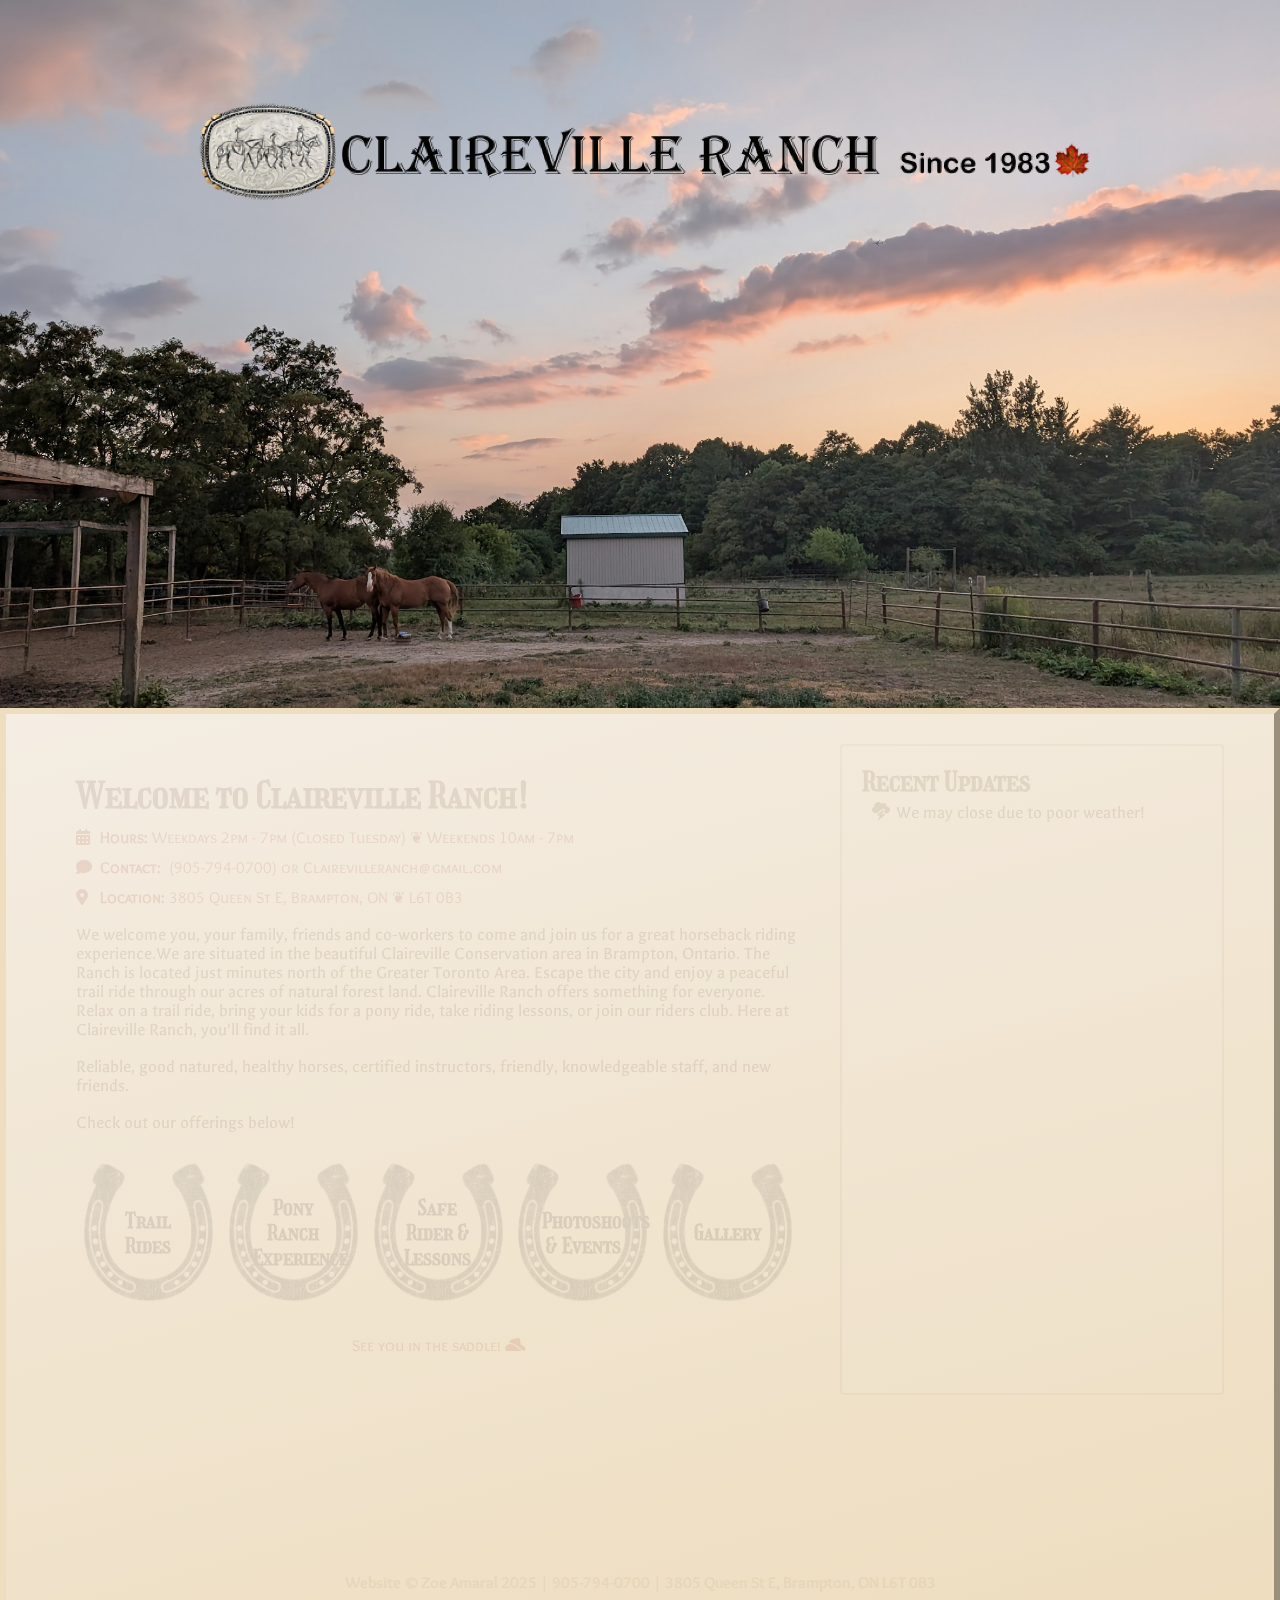
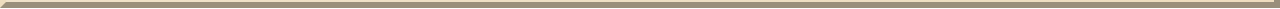
<file: index.html>
<html>

<head>
  <meta content="width=device-width, initial-scale=1" name="viewport" />
  <link rel="stylesheet" href="css/stylesheet.css">
  <link rel="stylesheet" href="https://cdnjs.cloudflare.com/ajax/libs/font-awesome/6.2.1/css/all.min.css">

  <link rel="preconnect" href="https://fonts.googleapis.com">
  <link rel="preconnect" href="https://fonts.gstatic.com" crossorigin>
  <link href="https://fonts.googleapis.com/css2?family=Ewert&family=Galdeano&family=Girassol&family=Overlock+SC&family=Overlock:ital,wght@0,400;0,700;0,900;1,400;1,700;1,900&display=swap" rel="stylesheet">

  <script src="https://ajax.googleapis.com/ajax/libs/jquery/3.6.1/jquery.min.js"></script>

</head>

<body><div class="wrap" id="home">

    <div id="banner">
      <img src="logo.png" id="logo">
    </div>

    <div id="main">
      <div id="content">
        <div class="main-info-wrap">
          <div class="textbox">
            <h1>Welcome to Claireville Ranch!</h1>
            <div class="hours flex">
              <span><i class="fa-solid fa-calendar-days"></i> <b>Hours:</b> Weekdays <span class="numbers">2</span>pm - <span class="numbers">7</span>pm (Closed Tuesday) ❦ Weekends <span class="numbers">10</span>am - <span class="numbers">7</span>pm</span>
              <span><i class="fa-solid fa-comment"></i> <b>Contact:&nbsp;</b> <span class="numbers">(905-794-0700)</span> or Clairevilleranch@gmail.com</span>
              <span><i class="fa-solid fa-location-dot"></i> <b>Location:</b> <span class="numbers">3805</span> Queen St E, Brampton, ON ❦ <span class="numbers">L6T 0B3</span></span>
            </div>
            <p>We welcome you, your family, friends and co-workers to come and join us for a great horseback riding experience.We are situated in the beautiful Claireville Conservation area in Brampton, Ontario. The Ranch is located just minutes north of the Greater Toronto Area. Escape the city and enjoy a peaceful trail ride through our acres of natural forest land. Claireville Ranch offers something for everyone. Relax on a trail ride, bring your kids for a pony ride, take riding lessons, or join our riders club. Here at Claireville Ranch, you'll find it all.</p>
            <p>Reliable, good natured, healthy horses, certified instructors, friendly, knowledgeable staff, and new friends.</p>
            <p class="mobile-hide">Check out our offerings below!</p>
            <p class="mobile-show">See our menu for our offerings!</p>

            <div class="button-wrap">
              <div id="menu-button">
                <div class="line"></div>
                <div class="line"></div>
                <div class="line"></div>
              </div>
              <a href="trailrides.html#main" class="button">
                <h3>Trail Rides</h3>
              </a>
              <a href="ponyrides.html#main" class="button">
                <h3>Pony Ranch Experience</h3>
              </a>
              <a href="lessons.html#main" class="button">
                <h3>Safe Rider & Lessons</h3>
              </a>
              <a href="bookings.html#main" class="button">
                <h3>Photoshoots & Events</h3>
              </a>
              <a href="gallery.html#main" class="button">
                <h3>Gallery</h3>
              </a>
            </div>

          <div class="hours">See you in the saddle! <i class="fa-solid fa-hat-cowboy-side"></i></div>

          </div>
          <div class="update-box">
            <h2>Recent Updates</h2>
            <div class="updates-bumper"><i class="fa-solid fa-cloud-bolt"></i> We may close due to poor weather!</div>
            <iframe src="https://www.facebook.com/plugins/page.php?href=https%3A%2F%2Fwww.facebook.com%2FClairevilleRanch&tabs=timeline&width=340&height=500&small_header=true&adapt_container_width=true&hide_cover=true&show_facepile=true&appId" width="340" height="500" style="border:none;overflow:hidden" scrolling="no" frameborder="0" allowfullscreen="true" allow="autoplay; clipboard-write; encrypted-media; picture-in-picture; web-share"></iframe>
          </div>
        </div>

        <h4 id="footer">Website &copy; Zoe Amaral <span class="numbers">2025</span> | 905-794-0700 | 3805 Queen St E, Brampton, ON L6T 0B3</h4>
      </div>
    </div>
</div>
  <script src="javascript.js?4"></script>
</body>

<footer>
</footer>

</html>
</file>
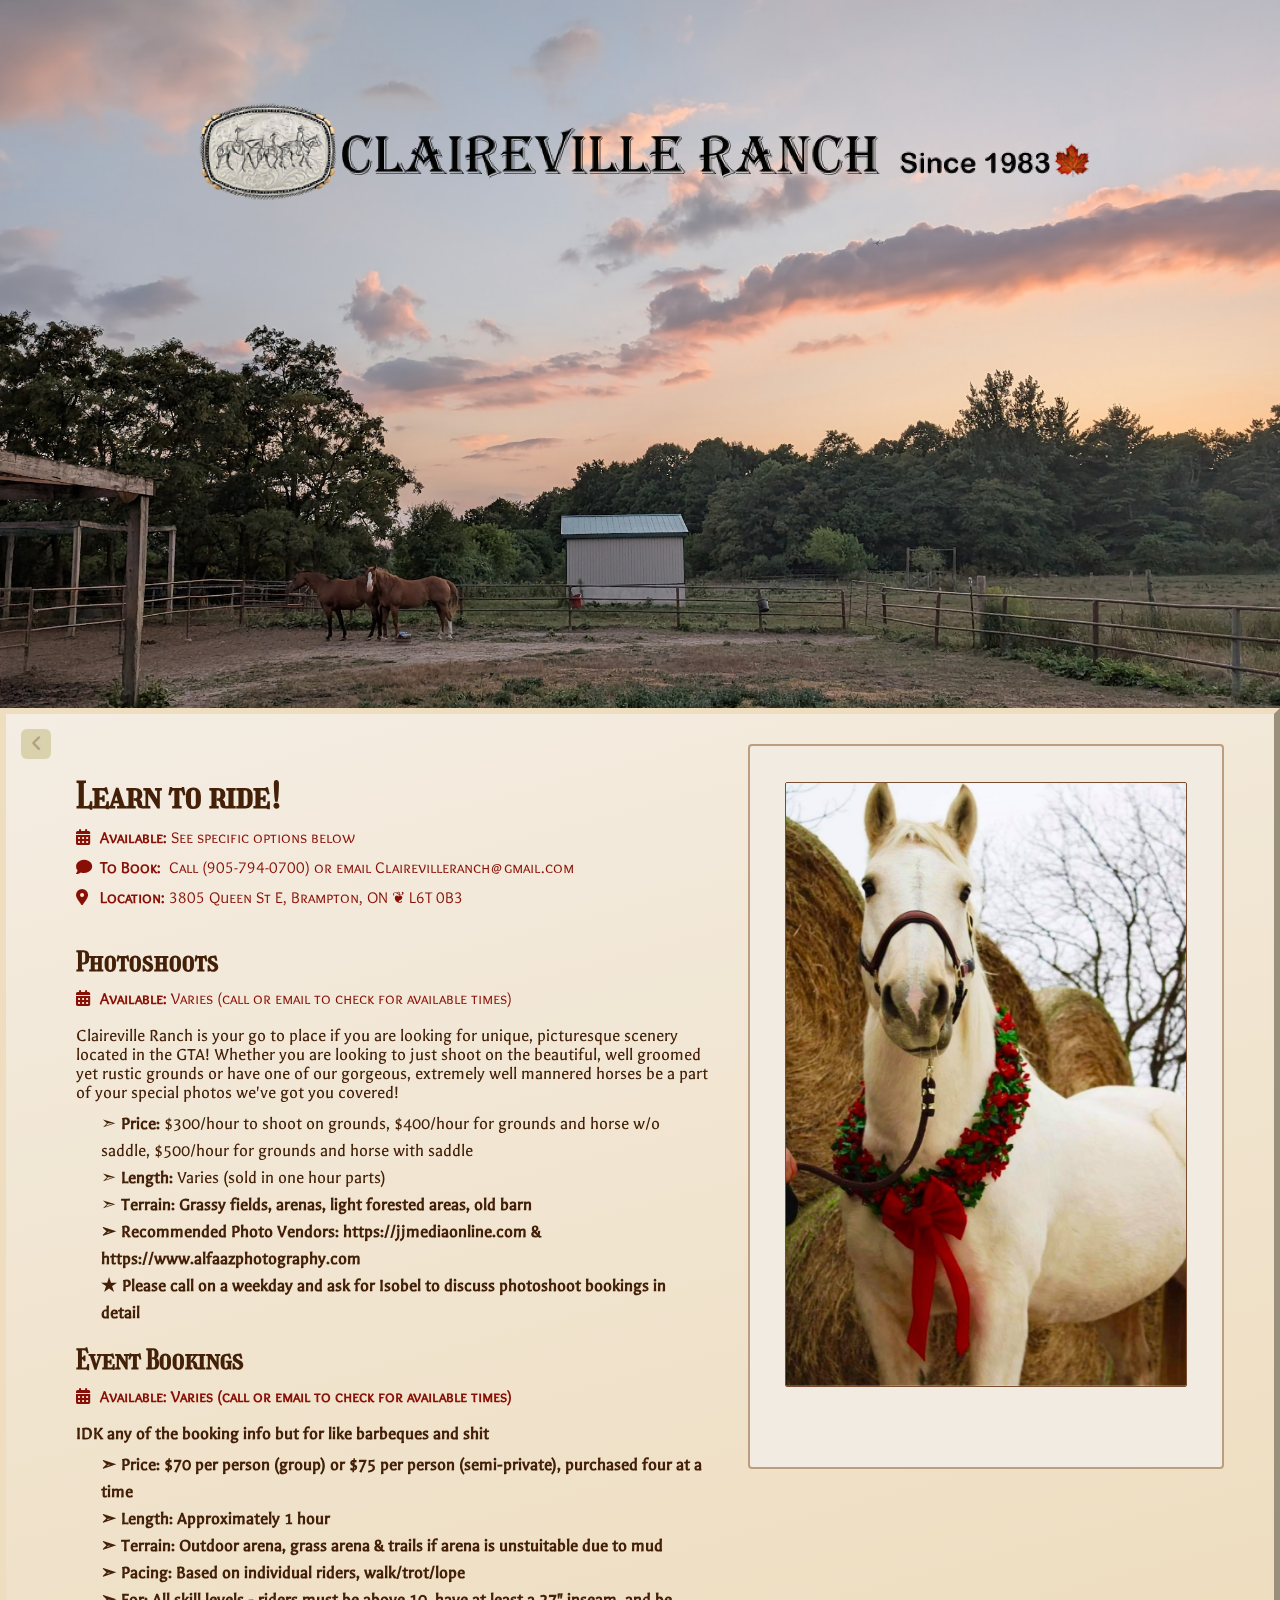
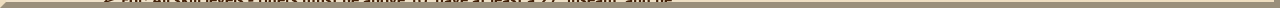
<file: bookings.html>
<!DOCTYPE html>

<head>
  <meta content="width=device-width, initial-scale=1" name="viewport" />
  <link rel="stylesheet" href="css/stylesheet.css">
  <link rel="stylesheet" href="https://cdnjs.cloudflare.com/ajax/libs/font-awesome/6.2.1/css/all.min.css">

  <link rel="preconnect" href="https://fonts.googleapis.com">
  <link rel="preconnect" href="https://fonts.gstatic.com" crossorigin>
 <link href="https://fonts.googleapis.com/css2?family=Ewert&family=Galdeano&family=Girassol&family=Overlock+SC&family=Overlock:ital,wght@0,400;0,700;0,900;1,400;1,700;1,900&display=swap" rel="stylesheet">

  <script src="https://ajax.googleapis.com/ajax/libs/jquery/3.6.1/jquery.min.js"></script>

</head>

<body><div class="wrap" id="bookings">

    <div id="banner">
      <img src="logo.png" id="logo">
    </div>

    <div id="main" class="scrolled top">
      <div id="content">
        <a href="index.html#main" class="small-button back"><i class="fa-solid fa-angle-left"></i></a>
        <div class="main-info-wrap">
          <h1 class="mobile-show">Photoshoots & Event Bookings</h1>
          <div class="textbox">
            <div class="button-wrap mobile-show">
              <div id="menu-button">
                <div class="line"></div>
                <div class="line"></div>
                <div class="line"></div>
              </div>
              <a href="trailrides.html#main" class="button">
                <h3>Trail Rides</h3>
              </a>
              <a href="ponyrides.html#main" class="button">
                <h3>Pony Ranch Experience</h3>
              </a>
              <a href="lessons.html#main" class="button">
                <h3>Safe Rider & Lessons</h3>
              </a>
              <a href="bookings.html#main" class="button">
                <h3>Photoshoots & Events</h3>
              </a>
              <a href="gallery.html#main" class="button">
                <h3>Gallery</h3>
              </a>
            </div>

            <h1 class="mobile-hide">Learn to ride!</h1>
            <div class="hours flex">
              <span><i class="fa-solid fa-calendar-days"></i> <b>Available:</b> See specific options below</span>
              <span><i class="fa-solid fa-comment"></i> <b>To Book:&nbsp;</b> Call <span class="numbers">(905-794-0700)</span> or email Clairevilleranch@gmail.com</span>
              <span><i class="fa-solid fa-location-dot"></i> <b>Location:</b> <span class="numbers">3805</span> Queen St E, Brampton, ON ❦ <span class="numbers">L6T 0B3</span></span></div>

              <br>

            <h2>Photoshoots</h2>
            <div class="hours flex">
              <span><i class="fa-solid fa-calendar-days"></i> <b>Available:</b> Varies (call or email to check for available times)</span>
            </div>

            <p>Claireville Ranch is your go to place if you are looking for unique, picturesque scenery located in the GTA! Whether you are looking to just shoot on the beautiful, well groomed yet rustic grounds or have one of our gorgeous, extremely well mannered horses be a part of your special photos we've got you covered!</p>

            <ul>
              <li><b>Price:</b> $300/hour to shoot on grounds, $400/hour for grounds and horse w/o saddle, $500/hour for grounds and horse with saddle</li>
              <li><b>Length:</b> Varies (sold in one hour parts)</li>
              <li><b>Terrain: Grassy fields, arenas, light forested areas, old barn</li>
              <li><b>Recommended Photo Vendors: https://jjmediaonline.com & https://www.alfaazphotography.com</li>
              <li class="star"><b>Please call on a weekday and ask for Isobel to discuss photoshoot bookings in detail</b></li>
            </ul>

            <h2>Event Bookings</h2>
            <div class="hours flex">
              <span><i class="fa-solid fa-calendar-days"></i> <b>Available:</b> Varies (call or email to check for available times)</span>
            </div>

            <p>IDK any of the booking info but for like barbeques and shit</p>
            <ul>
              <li><b>Price:</b> $70 per person (group) or $75 per person (semi-private), purchased four at a time</li>
              <li><b>Length:</b> Approximately 1 hour</li>
              <li><b>Terrain: Outdoor arena, grass arena & trails if arena is unstuitable due to mud</li>
              <li><b>Pacing: Based on individual riders, walk/trot/lope</li>
              <li><b>For:</b> All skill levels - riders <b>must be above 10</b>, have at least a 27" inseam, and be under 230 pounds</li>
              <li class="star"><b>Due to a lack of indoor facilties, lessons do not run during the winter</b></li>
            </ul>

          </div>
          <div class="image-box">
            <img src="./img/montana.jpg">
          </div>
        </div>

        <h4 id="footer">Website &copy; Zoe Amaral <span class="numbers">2025</span> | 905-794-0700 | 3805 Queen St E, Brampton, ON L6T 0B3</h4>
      </div>
    </div>
</div>
<div id="scroll-to"></div>
<script src="javascript2.js?2"></script>
</body>

<footer>
</footer>

</html>
</file>
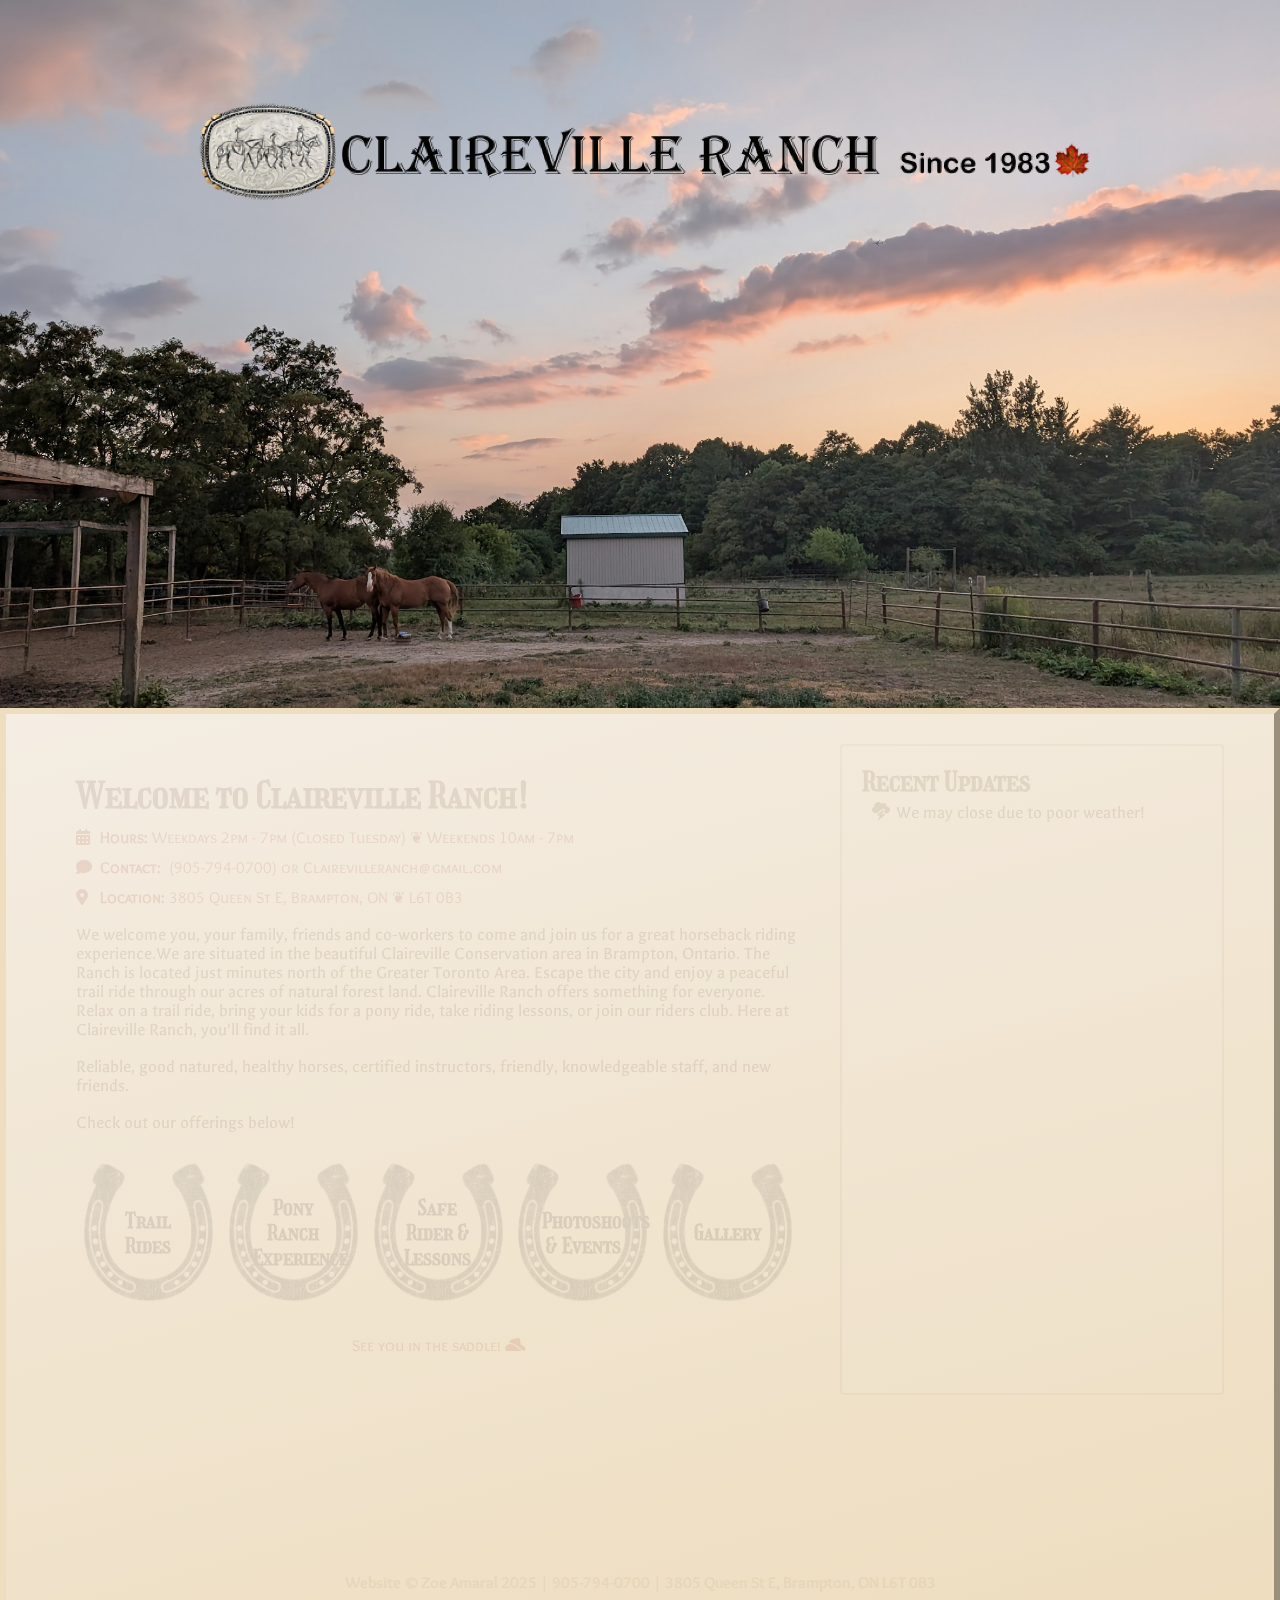
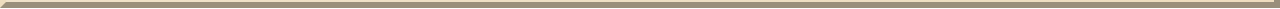
<file: claireville.html>
<html>

<head>
  <meta content="width=device-width, initial-scale=1" name="viewport" />
  <link rel="stylesheet" href="css/stylesheet.css">
  <link rel="stylesheet" href="https://cdnjs.cloudflare.com/ajax/libs/font-awesome/6.2.1/css/all.min.css">

  <link rel="preconnect" href="https://fonts.googleapis.com">
  <link rel="preconnect" href="https://fonts.gstatic.com" crossorigin>
  <link href="https://fonts.googleapis.com/css2?family=Ewert&family=Galdeano&family=Girassol&family=Overlock+SC&family=Overlock:ital,wght@0,400;0,700;0,900;1,400;1,700;1,900&display=swap" rel="stylesheet">

  <script src="https://ajax.googleapis.com/ajax/libs/jquery/3.6.1/jquery.min.js"></script>

</head>

<body><div class="wrap" id="home">

    <div id="banner">
      <img src="logo.png" id="logo">
    </div>

    <div id="main">
      <div id="content">
        <div class="main-info-wrap">
          <div class="textbox">
            <h1>Welcome to Claireville Ranch!</h1>
            <div class="hours flex">
              <span><i class="fa-solid fa-calendar-days"></i> <b>Hours:</b> Weekdays <span class="numbers">2</span>pm - <span class="numbers">7</span>pm (Closed Tuesday) ❦ Weekends <span class="numbers">10</span>am - <span class="numbers">7</span>pm</span>
              <span><i class="fa-solid fa-comment"></i> <b>Contact:&nbsp;</b> <span class="numbers">(905-794-0700)</span> or Clairevilleranch@gmail.com</span>
              <span><i class="fa-solid fa-location-dot"></i> <b>Location:</b> <span class="numbers">3805</span> Queen St E, Brampton, ON ❦ <span class="numbers">L6T 0B3</span></span>
            </div>
            <p>We welcome you, your family, friends and co-workers to come and join us for a great horseback riding experience.We are situated in the beautiful Claireville Conservation area in Brampton, Ontario. The Ranch is located just minutes north of the Greater Toronto Area. Escape the city and enjoy a peaceful trail ride through our acres of natural forest land. Claireville Ranch offers something for everyone. Relax on a trail ride, bring your kids for a pony ride, take riding lessons, or join our riders club. Here at Claireville Ranch, you'll find it all.</p>
            <p>Reliable, good natured, healthy horses, certified instructors, friendly, knowledgeable staff, and new friends.</p>
            <p class="mobile-hide">Check out our offerings below!</p>
            <p class="mobile-show">See our menu for our offerings!</p>

            <div class="button-wrap">
              <div id="menu-button">
                <div class="line"></div>
                <div class="line"></div>
                <div class="line"></div>
              </div>
              <a href="trailrides.html#main" class="button">
                <h3>Trail Rides</h3>
              </a>
              <a href="ponyrides.html#main" class="button">
                <h3>Pony Ranch Experience</h3>
              </a>
              <a href="lessons.html#main" class="button">
                <h3>Safe Rider & Lessons</h3>
              </a>
              <a href="bookings.html#main" class="button">
                <h3>Photoshoots & Events</h3>
              </a>
              <a href="gallery.html#main" class="button">
                <h3>Gallery</h3>
              </a>
            </div>

          <div class="hours">See you in the saddle! <i class="fa-solid fa-hat-cowboy-side"></i></div>

          </div>
          <div class="update-box">
            <h2>Recent Updates</h2>
            <div class="updates-bumper"><i class="fa-solid fa-cloud-bolt"></i> We may close due to poor weather!</div>
            <iframe src="https://www.facebook.com/plugins/page.php?href=https%3A%2F%2Fwww.facebook.com%2FClairevilleRanch&tabs=timeline&width=340&height=500&small_header=true&adapt_container_width=true&hide_cover=true&show_facepile=true&appId" width="340" height="500" style="border:none;overflow:hidden" scrolling="no" frameborder="0" allowfullscreen="true" allow="autoplay; clipboard-write; encrypted-media; picture-in-picture; web-share"></iframe>
          </div>
        </div>

        <h4 id="footer">Website &copy; Zoe Amaral <span class="numbers">2025</span> | 905-794-0700 | 3805 Queen St E, Brampton, ON L6T 0B3</h4>
      </div>
    </div>
</div>

  <script src="javascript.js"></script></body>

<footer>
</footer>

</html>
</file>
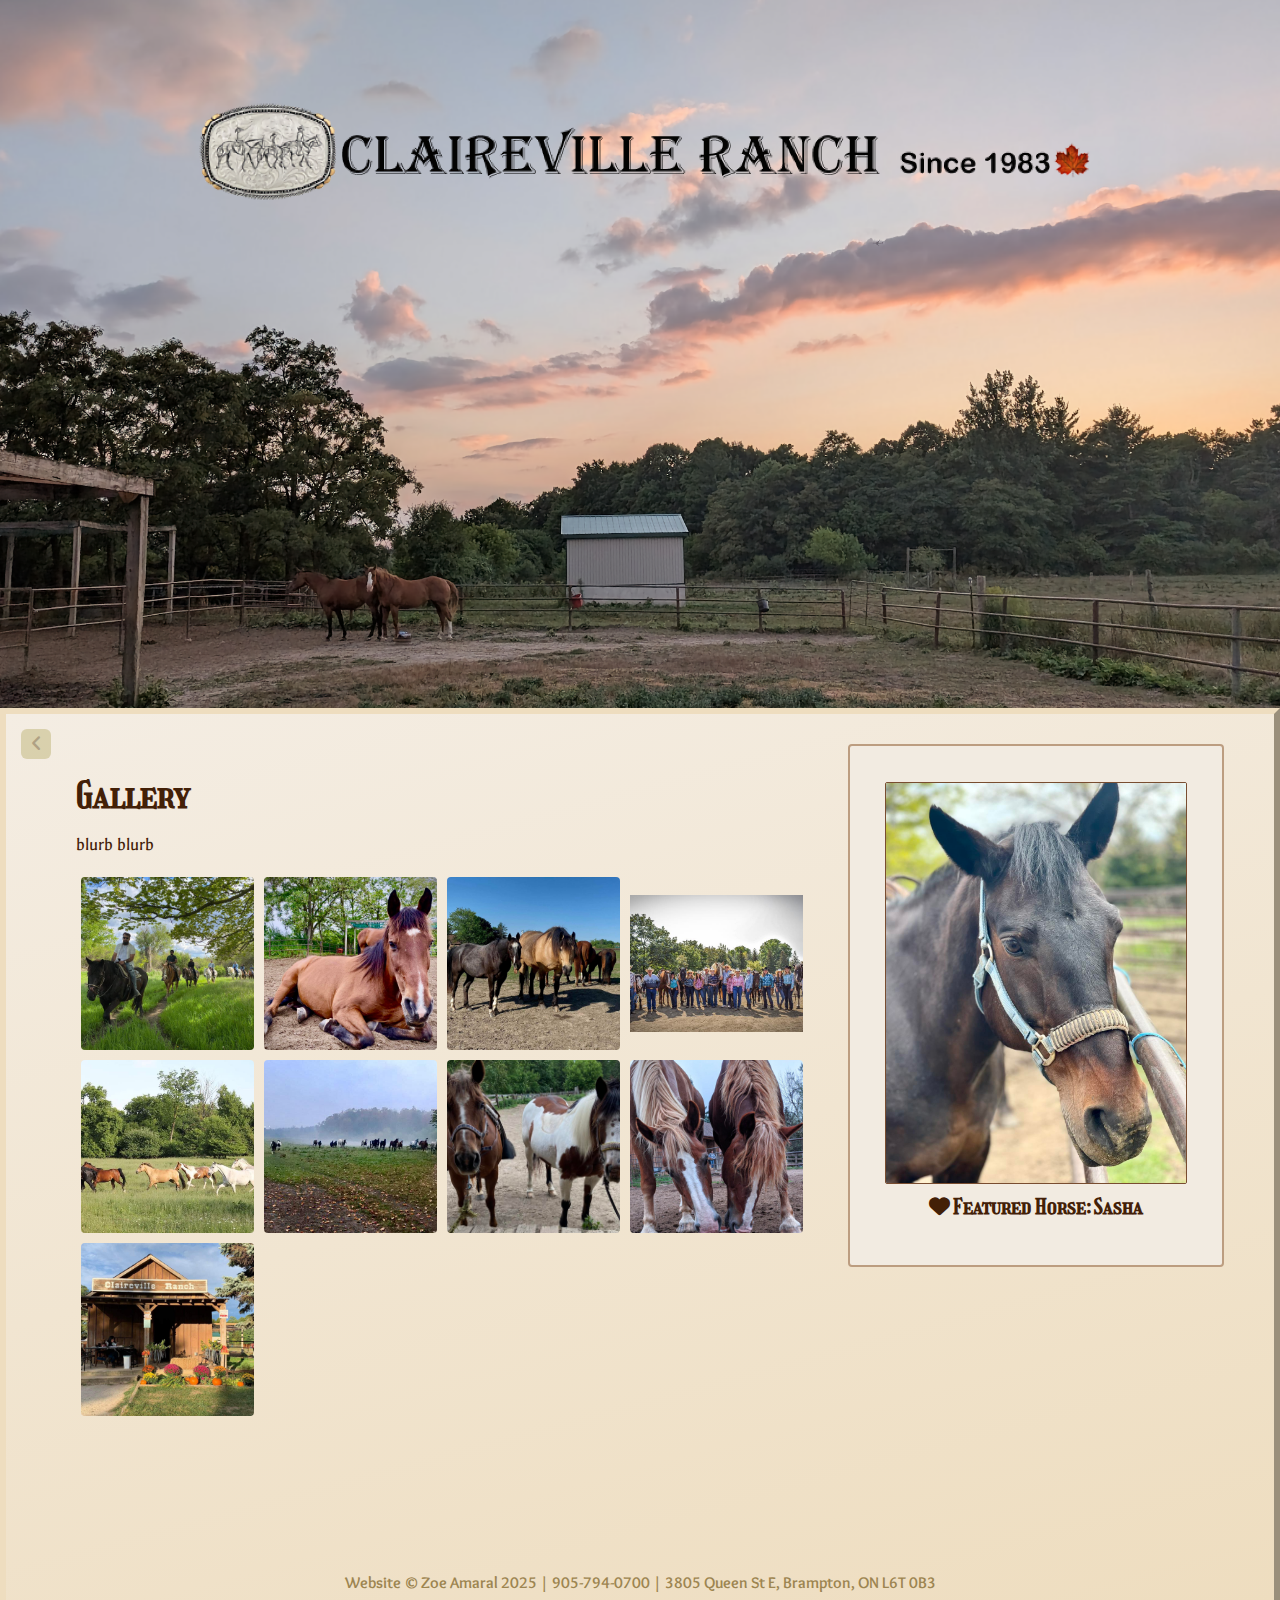
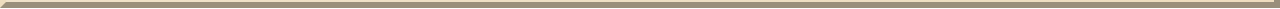
<file: gallery.html>
<!DOCTYPE html>

<head>
  <meta content="width=device-width, initial-scale=1" name="viewport" />
  <link rel="stylesheet" href="css/stylesheet.css">
  <link rel="stylesheet" href="https://cdnjs.cloudflare.com/ajax/libs/font-awesome/6.2.1/css/all.min.css">

  <link rel="preconnect" href="https://fonts.googleapis.com">
  <link rel="preconnect" href="https://fonts.gstatic.com" crossorigin>
 <link href="https://fonts.googleapis.com/css2?family=Ewert&family=Galdeano&family=Girassol&family=Overlock+SC&family=Overlock:ital,wght@0,400;0,700;0,900;1,400;1,700;1,900&display=swap" rel="stylesheet">

  <script src="https://ajax.googleapis.com/ajax/libs/jquery/3.6.1/jquery.min.js"></script>

</head>

<body><div class="wrap" id="gallery">

    <div id="banner">
      <img src="logo.png" id="logo">
    </div>

    <div id="main" class="scrolled top">
      <div id="content">
        <a href="index.html#main" class="small-button back"><i class="fa-solid fa-angle-left"></i></a>
        <div class="main-info-wrap">
          <h1 class="mobile-show">Gallery</h1>
          <div class="textbox">
            <div class="button-wrap mobile-show">
              <div id="menu-button">
                <div class="line"></div>
                <div class="line"></div>
                <div class="line"></div>
              </div>
              <a href="trailrides.html#main" class="button">
                <h3>Trail Rides</h3>
              </a>
              <a href="ponyrides.html#main" class="button">
                <h3>Pony Ranch Experience</h3>
              </a>
              <a href="lessons.html#main" class="button">
                <h3>Safe Rider & Lessons</h3>
              </a>
              <a href="bookings.html#main" class="button">
                <h3>Photoshoots & Events</h3>
              </a>
              <a href="gallery.html#main" class="button">
                <h3>Gallery</h3>
              </a>
            </div>

            <h1 class="mobile-hide">Gallery</h1>
            <p>blurb blurb</p>

            <div id="gallery-container">
              <div class="item"><div class="previous"><i class="fa-solid fa-angle-left"></i></div><div class="next"><i class="fa-solid fa-angle-right"></i></div>
                <img src="./img/trail2.jpg">
              </div>
              <div class="item"><div class="previous"><i class="fa-solid fa-angle-left"></i></div><div class="next"><i class="fa-solid fa-angle-right"></i></div>
                <img src="./img/duke.jpg">
              </div>
              <div class="item"><div class="previous"><i class="fa-solid fa-angle-left"></i></div><div class="next"><i class="fa-solid fa-angle-right"></i></div>
                <img src="./img/bluedudley.jpg">
              </div>

              <div class="item"><div class="previous"><i class="fa-solid fa-angle-left"></i></div><div class="next"><i class="fa-solid fa-angle-right"></i></div>
                <img src="./img/staff.jpg">
              </div>
              <div class="item"><div class="previous"><i class="fa-solid fa-angle-left"></i></div><div class="next"><i class="fa-solid fa-angle-right"></i></div>
                <img src="./img/herd.jpg">
              </div>
              <div class="item"><div class="previous"><i class="fa-solid fa-angle-left"></i></div><div class="next"><i class="fa-solid fa-angle-right"></i></div>
                <img src="./img/herd2.jpg">
              </div>

              <div class="item"><div class="previous"><i class="fa-solid fa-angle-left"></i></div><div class="next"><i class="fa-solid fa-angle-right"></i></div>
                <img src="./img/kansassierra.jpg">
              </div>
              <div class="item"><div class="previous"><i class="fa-solid fa-angle-left"></i></div><div class="next"><i class="fa-solid fa-angle-right"></i></div>
                <img src="./img/chipjane.jpg">
              </div>
              <div class="item"><div class="previous"><i class="fa-solid fa-angle-left"></i></div><div class="next"><i class="fa-solid fa-angle-right"></i></div>
                <img src="./img/saddlehouse.jpg">
              </div>

            </div>


          </div>
          <div class="image-box">
            <img src="./img/featured.jpg">
            <h3><i class="fa-solid fa-heart"></i> Featured Horse: Sasha</h3>
          </div>
        </div>

        <h4 id="footer">Website &copy; Zoe Amaral <span class="numbers">2025</span> | 905-794-0700 | 3805 Queen St E, Brampton, ON L6T 0B3</h4>
      </div>
    </div>
</div>
<div id="scroll-to"></div>
<script src="javascript2.js?2"></script>
</body>

<footer>
</footer>

</html>
</file>
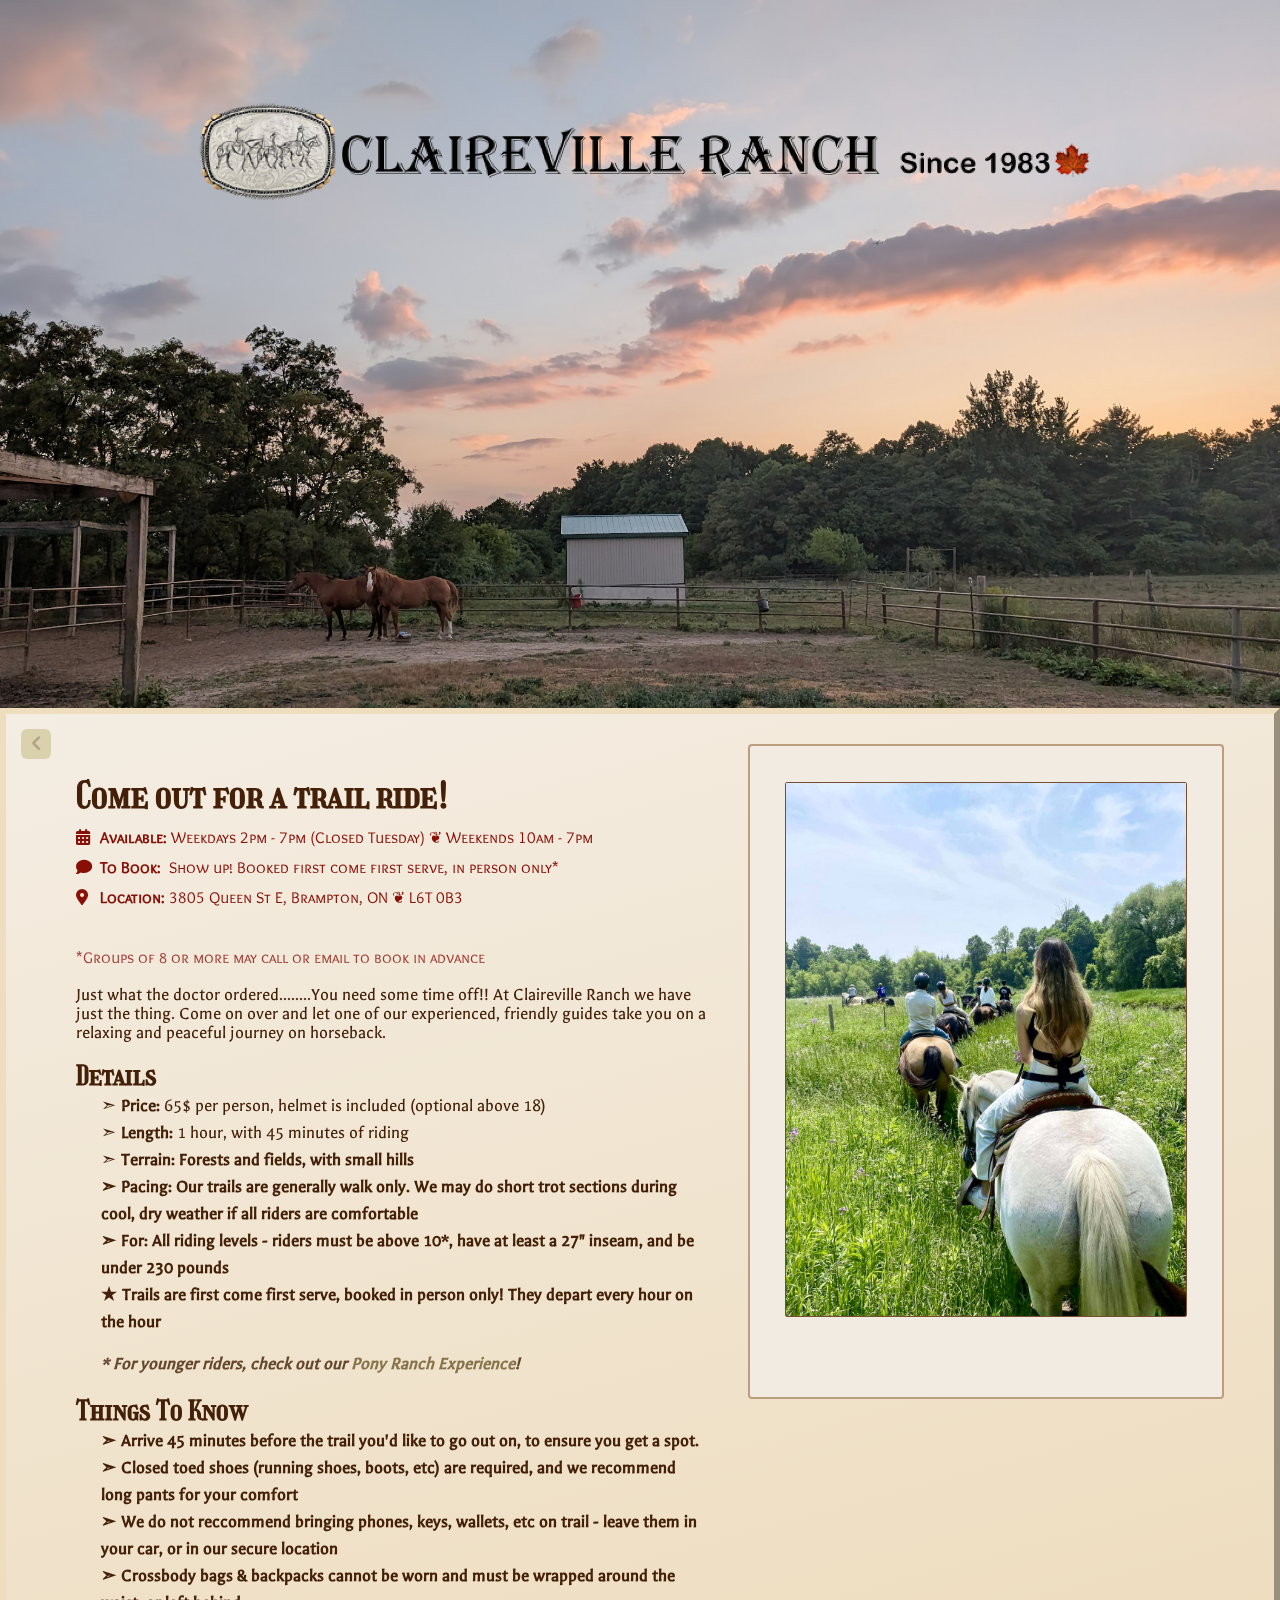
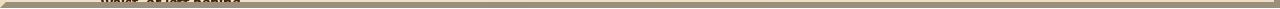
<file: trailrides.html>
<html>

<head>
  <meta content="width=device-width, initial-scale=1" name="viewport" />
  <link rel="stylesheet" href="css/stylesheet.css">
  <link rel="stylesheet" href="https://cdnjs.cloudflare.com/ajax/libs/font-awesome/6.2.1/css/all.min.css">

  <link rel="preconnect" href="https://fonts.googleapis.com">
  <link rel="preconnect" href="https://fonts.gstatic.com" crossorigin>
 <link href="https://fonts.googleapis.com/css2?family=Ewert&family=Galdeano&family=Girassol&family=Overlock+SC&family=Overlock:ital,wght@0,400;0,700;0,900;1,400;1,700;1,900&display=swap" rel="stylesheet">

  <script src="https://ajax.googleapis.com/ajax/libs/jquery/3.6.1/jquery.min.js"></script>

</head>

<body><div class="wrap" id="trail_rides">

    <div id="banner">
      <img src="logo.png" id="logo">
    </div>

    <div id="main" class="scrolled top">
      <div id="content">
        <a href="index.html#main" class="small-button back"><i class="fa-solid fa-angle-left"></i></a>
        <div class="main-info-wrap">
          <h1 class="mobile-show">Come out for a trail ride!</h1>
          <div class="textbox">
            <div class="button-wrap mobile-show">
              <div id="menu-button">
                <div class="line"></div>
                <div class="line"></div>
                <div class="line"></div>
              </div>
              <a href="trailrides.html#main" class="button">
                <h3>Trail Rides</h3>
              </a>
              <a href="ponyrides.html#main" class="button">
                <h3>Pony Ranch Experience</h3>
              </a>
              <a href="lessons.html#main" class="button">
                <h3>Safe Rider & Lessons</h3>
              </a>
              <a href="bookings.html#main" class="button">
                <h3>Photoshoots & Events</h3>
              </a>
              <a href="gallery.html#main" class="button">
                <h3>Gallery</h3>
              </a>
            </div>

            <h1 class="mobile-hide">Come out for a trail ride!</h1>
            <div class="hours flex">
              <span><i class="fa-solid fa-calendar-days"></i> <b>Available:</b> Weekdays <span class="numbers">2</span>pm - <span class="numbers">7</span>pm (Closed Tuesday) ❦ Weekends <span class="numbers">10</span>am - <span class="numbers">7</span>pm</span>
              <span><i class="fa-solid fa-comment"></i> <b>To Book:&nbsp;</b> Show up! Booked first come first serve, in person only*</span>
              <span><i class="fa-solid fa-location-dot"></i> <b>Location:</b> <span class="numbers">3805</span> Queen St E, Brampton, ON ❦ <span class="numbers">L6T 0B3</span></span>
              <br>
              <span style="opacity: 0.8;">*Groups of 8 or more may call or email to book in advance</span></div>
            <p>Just what the doctor ordered........You need some time off!! At Claireville Ranch we have just the thing. Come on over and let one of our experienced, friendly guides take you on a relaxing and peaceful journey on horseback.</p>

            <h2>Details</h2>
            <ul>
              <li><b>Price:</b> 65$ per person, helmet is included (optional above 18)</li>
              <li><b>Length:</b> 1 hour, with 45 minutes of riding</li>
              <li><b>Terrain: Forests and fields, with small hills</li>
              <li><b>Pacing: Our trails are generally walk only. We may do short trot sections during cool, dry weather if all riders are comfortable</li>
              <li><b>For:</b> All riding levels - riders <b>must be above 10*</b>, have at least a 27" inseam, and be under 230 pounds</li>
              <li class="star">Trails are first come first serve, booked in person only! They depart every hour on the hour</li>
              <i style="opacity: 0.8;margin-top: 15px; display:block;">* For younger riders, check out our <a href="ponyrides.html">Pony Ranch Experience</a>!</i>
            </ul>

            <h2>Things To Know</h2>
            <ul>
              <li>Arrive 45 minutes before the trail you'd like to go out on, to ensure you get a spot.</li>
              <li>Closed toed shoes (running shoes, boots, etc) are required, and we recommend long pants for your comfort</li>
              <li>We do not reccommend bringing phones, keys, wallets, etc on trail - leave them in your car, or in our secure location</li>
              <li>Crossbody bags & backpacks cannot be worn and must be wrapped around the waist, or left behind</li>
              <li>For riders with special needs, please call in advance and we will try to accomodate you!</li>
              <li>All riders must speak english - this is for legality (reading the waiver), and safety (understanding our guides)</li>
            </ul>

          </div>
          <div class="image-box">
            <img src="./img/trail1.jpg">
          </div>
        </div>

        <h4 id="footer">Website &copy; Zoe Amaral <span class="numbers">2025</span> | 905-794-0700 | 3805 Queen St E, Brampton, ON L6T 0B3</h4>
      </div>
    </div>
</div>


  <script src="javascript.js?1"></script>
</body>

<footer>
</footer>

</html>
</file>
<file: css/stylesheet.css>
:root {
	--box-bg: linear-gradient(-15deg, rgba(238, 221, 191, 1) 0%, rgba(244, 237, 227, 1) 100%);
}

body, html {
	margin: 0;
	padding: 0;
	height: 100%;
}

body {
	font-family: "Galdeano", sans-serif;
	font-size: 18px;
	color: #432007;
}

h1, h2, h3, h4, h5 {
	font-family: "Girassol", serif;
	margin: 10px 0;
}

a {
	text-decoration: none;
	color: #6D5829;
	transition: 300ms ease;
}

a:hover, a:focus {
	color: #984B1A;
}

ul {
	list-style: none;
	line-height: 1.5;
	padding-left: 25px;
}

li:before {
  	content: "➣";
  	padding-right: 5px;
}

li.star {
	font-weight: bold;
}

li.star:before {
	content: "★";
}

h2 ~ ul {
	margin-top: -10px;
}

.fa-solid, .fa-regular {
	width: 20px;
}

.wrap {
	padding: 0 0 0.5px;
}

#logo {
	margin: 100px auto;
	max-width: 900px;
	width: 90%;
	animation-name: fadeInOpacity;
    animation-iteration-count: 1;
	animation-timing-function: ease-in;
	animation-duration: 300ms;
}

#banner {
	background: url('../banner.png');
	background-position: bottom;
	background-size: cover;
	display: flex;
	flex-direction: column;
	height: 90vh;
	position: fixed;
	width: 100%;
	top: 0;
	z-index: -1;
}

#menu-button {
	display: none;
}

#footer {
	margin-top: auto;
	padding-top: 20px;
	margin-bottom: -20px;
  	color: #9D8551;
  	font-family: "Overlock", serif;
  	font-size: 16px;
}

#main {
	opacity: 1;
  	overflow: hidden;
  	position: sticky;
  	top: 0;
  	height: calc(100vh - 12px);
  	transition: 600ms ease;
  	overflow: hidden;
  	border: 6px outset #EEDDBF;
}

#main.scrolled.top {
	overflow: auto;
}

#main {
	margin-top: calc(80vh - 12px);
  	scroll-margin-top: calc(80vh - 12px);
}

#content {
	box-sizing: border-box;
	background: var(--box-bg);
	padding: 30px 50px;
  	height: 100%;
  	display: flex;
  	align-items: center;
  	flex-direction: column;
}

#main #content > * {
	transition: 600ms ease;
}

#main:not(.top) #content > * {
	opacity: 0.1;
	transition: 600ms ease;
}

#main.top:not(.scrolling) #content > * {
	animation-name: fadeInOpacity;
  	animation-iteration-count: 1;
	animation-timing-function: ease-in;
	animation-duration: 300ms;
}

.main-info-wrap {
	display: flex;
}

.textbox {
	margin: 20px;
	flex-grow: 1;
}

.hours {
	text-align: center;
	margin: 20px;
	font-family: "Overlock SC", serif;
	color: #880f05;
	font-size: 90%;
    gap: 10px;
}

.hours .numbers {
	font-family: "Overlock", serif;
}

.hours.flex {
	text-align: inherit;
	margin: 10px 0;
	display: flex;
	flex-direction: column;
}

.button-wrap {
	display: flex;
	align-items: center;
	justify-content: center;
}

.button {
	background: url('../buttonbg.png');
	background-position: center;
	background-size: cover;
	flex: 1;
	display: flex;
	margin: 10px 5px;
	align-items: center;
	justify-content: center;
	text-align: center;
	aspect-ratio: 13/14;
	cursor: pointer;
}

.button h3 {
	max-width: 60%;
}

a.button {
	color: black;
}

.button:hover, .button:focus {
	filter: brightness(0) saturate(100%) invert(31%) sepia(26%) saturate(994%) hue-rotate(3deg) brightness(93%) contrast(89%);
}

.small-button {
	border-radius: 20%;
	background: #C0B679;
	z-index: 5;
	padding: 5px 10px;
	margin: 10px;
	cursor: pointer;
}

.small-button.back {
	position: absolute;
	left: 0;
	top: 0;
	padding: 0;
	width: 30px;
	height: 30px;
	display: flex;
	align-items: center;
	justify-content: center;
	text-align: center;
	margin: 15px;
	opacity: 0.5;
}

.small-button.back:hover, .small-button.back:focus {
	opacity: 1;
}

.update-box {
	min-width: 340px;
	padding: 10px 20px 20px;
    background: #F2EBE1;
    border-radius: 4px;
    border: 2px solid #BC9D80;
    margin-left: 20px;
}

.update-box iframe, .update-box img, .image-box img {
	max-width: 100%;
	max-height: 100%;
	border-radius: 2px;
	border: 1px solid #794D30;
}

.update-box img {
	max-height: 90vh;
	width: auto;
}

.updates-bumper {
	margin: -5px 10px 10px;
}

.image-box {
	max-width: 40vw;
	width: 400px;
	flex: 0 0 400px;
	padding: 36px 36px 80px;
    background: #F2EBE1;
    border-radius: 4px;
    border: 2px solid #BC9D80;
    margin-left: 20px;
    position: sticky;
    top: 30px;
    height: fit-content;
    display: flex;
    align-items: center;
    flex-direction: column;
}

#gallery .image-box {
	width: 300px;
	flex: 0 0 300px;
	padding: 36px;
}

.main-info-wrap {
	width: 100%;
}

/********************** Gallery *********************/

#gallery-container {
	width: 100%;
	display: flex;
	flex-wrap: wrap;
}

#gallery-container .item {
	width: calc(25% - 10px);
	aspect-ratio: 1;
	overflow: hidden;
	display: flex;
	align-items: center;
	justify-content: center;
	border-radius: 4px;
	margin: 5px;
	z-index: 5;
}

#gallery-container img {
	object-fit: cover;
    max-height: 150%;
    max-width: 150%;
    cursor: pointer;
    animation-name: fadeInOpacity;
    animation-iteration-count: 1;
	animation-timing-function: ease-in;
	animation-duration: 300ms;
}

@keyframes fadeInOpacity {
	0% {
		opacity: 0;
	}
	100% {
		opacity: 1;
	}
}

#gallery-container.open .item.open img {
	max-width: 100%;
	max-height: 100%;
	object-fit: unset;
}

#gallery-container.open .item:not(.open) {
	display: none;
}

#gallery-container.open {
	position: fixed;
	background: black;
    left: 0;
    top: 0;
    width: 100%;
    height: 100%;
	z-index: 5;
}

#gallery-container .item.open {
	padding: 20px;
	width: calc(100% - 40px);
	height: calc(100% - 40px);
}

#gallery-container .item.open img {
	border-radius: 2px;
}

body:has(#gallery-container.open) { 
	height: 100vh;
	overflow: hidden;
}

.next, .previous {
	display: none;
	position: absolute;
	background: none;
	color: white;
	font-size: 200%;
	margin: 30px;
	opacity: 0.2;
	transition: 200ms ease;
	cursor: pointer;
}

.next .fa-solid, .previous .fa-solid {
	pointer-events: none;
}

.item.open .next, .item.open .previous {
	display: block;
}

.next:hover, .next:focus, .previous:hover, .previous:focus {
	opacity: 0.7;
}

.next {
	right: 0;
}

.previous {
	left: 0;
}


/** LEAVE LAST **/

.mobile-show {
	display: none;
}

/** Media Queries **/

@media (max-width: 1200px) {

	#content {
		padding: 20px 10px;
	}

	.button h3 {
		font-size: 0.9em;
	}

	.button {
		margin: 3px;
		width: 130px;
		min-width: 130px;
		max-width: 130px;
	}

	.button-wrap {
		flex-wrap: wrap;
	}

	.update-box {
		margin-left: 0;
        padding: 0 10px;
        height: fit-content;
        position: sticky;
        top: 0;
        zoom: 90%;
	}

}

@media (max-width: 800px) {

	.mobile-show {
		display: flex;
	}

	.mobile-hide {
		display: none;
	}

	.button h3 {
		font-size: 1.1em;
	}

	#content {
		padding: 30px 10px 10px;
	}

	#home #content {
		padding: 10px;
	}

	#footer {
		margin: 0;
		text-align: center;
	}

	.small-button.back {
		margin: 10px;
	}

	.button:hover, .button:focus {
		filter: none;
		background-color: #8E7A4F;
	}

	#gallery .image-box, .image-box {
		box-sizing: border-box;
		max-width: 100%;
        flex: auto;
        margin: 0;
        width: auto;
        padding: 20px 20px 40px;
        position: unset;
	}

	.image-box img {
		max-width: 480px;
		width: 100%;
		margin: auto;
	}

	#gallery .image-box {
		padding: 20px 20px 10px;
	}

	h1 {
		order: 1;
		margin-top: 16px;
	}

	.main-info-wrap {
    	flex-direction: column-reverse;
	}

	#home .main-info-wrap {
    	flex-direction: column;
	}

	.button-wrap {
		flex-wrap: wrap;
	}

	.button {
		flex: 1 0 100%;
		height: 40px;
		aspect-ratio: unset;
		justify-content: left;
		background-position: 10px center;
		background-repeat: no-repeat;
		background-size: 25px;
		background-color: #AD9768;
		padding: 10px;
		border-radius: 6px;
		margin: 5px;
		width: auto;
		min-width: unset;
		max-width: unset;
	}

	.button h3 {
		margin: 0;
		padding-left: 30px;
		max-width: unset;
		text-align: left;
	}

	/** Hamburger **/

	.button-wrap {
		position: absolute;
		right: 0;
		top: 0;
		height: 40px;
		width: 40px;
		overflow: hidden;
	}

	.button-wrap .button {
		display: none;
	}

	.button-wrap {
		transition: background 200ms ease-out;
	}

	.button-wrap .button  {
		opacity: 0;
	}

	.button-wrap.open {
		position: fixed;
		left: 0;
		height: 100vh;
		width: calc(100% - 40px);
		padding: 60px 20px;
		background: #6d5829;
		display: block;
		z-index: 10;
	}

	body:has(.button-wrap.open) {
		height: 100vh;
		overflow: hidden;
	}

	.button-wrap.open .button {
		display: flex;
		margin: 10px;
		opacity: 1;
	}

	#menu-button {
		display: block;
		position: absolute;
		top: 0;
		right: 0;
		margin: 10px;
		width: 30px;
		height: 30px;
		cursor: pointer;
		filter: drop-shadow( 1px  0px 0px black)  drop-shadow(-1px  0px 0px black) drop-shadow( 0px  1px 0px black) drop-shadow( 0px -1px 0px black);
	}

	#menu-button .line {
		height: 3px;
        margin: 6px auto;
        width: 25px;
        background: #8E7A4F;
        border-radius: 1px;
        overflow: hidden;
        transition: transform 200ms ease;
	}

	.button-wrap.open #menu-button {
		border-radius: 12px;
		padding: 4px;
		display: flex;
        align-items: center;
        justify-content: center;
	}

	.button-wrap.open #menu-button .line:last-child {
		display: none;
	}

	.button-wrap.open #menu-button .line {
		transform: rotate(-45deg);
	}

	.button-wrap.open #menu-button .line:first-child {
		transform: rotate(45deg);
		position: absolute;
	}

	/** /Hamburger **/

	h1 {
		font-size: 1.6em;
	}

	.update-box {
		margin-left: 0;
		width: auto;
		min-width: auto;
        text-align: center;
	}

	.textbox {
		margin: 10px;
	}

}
</file>
